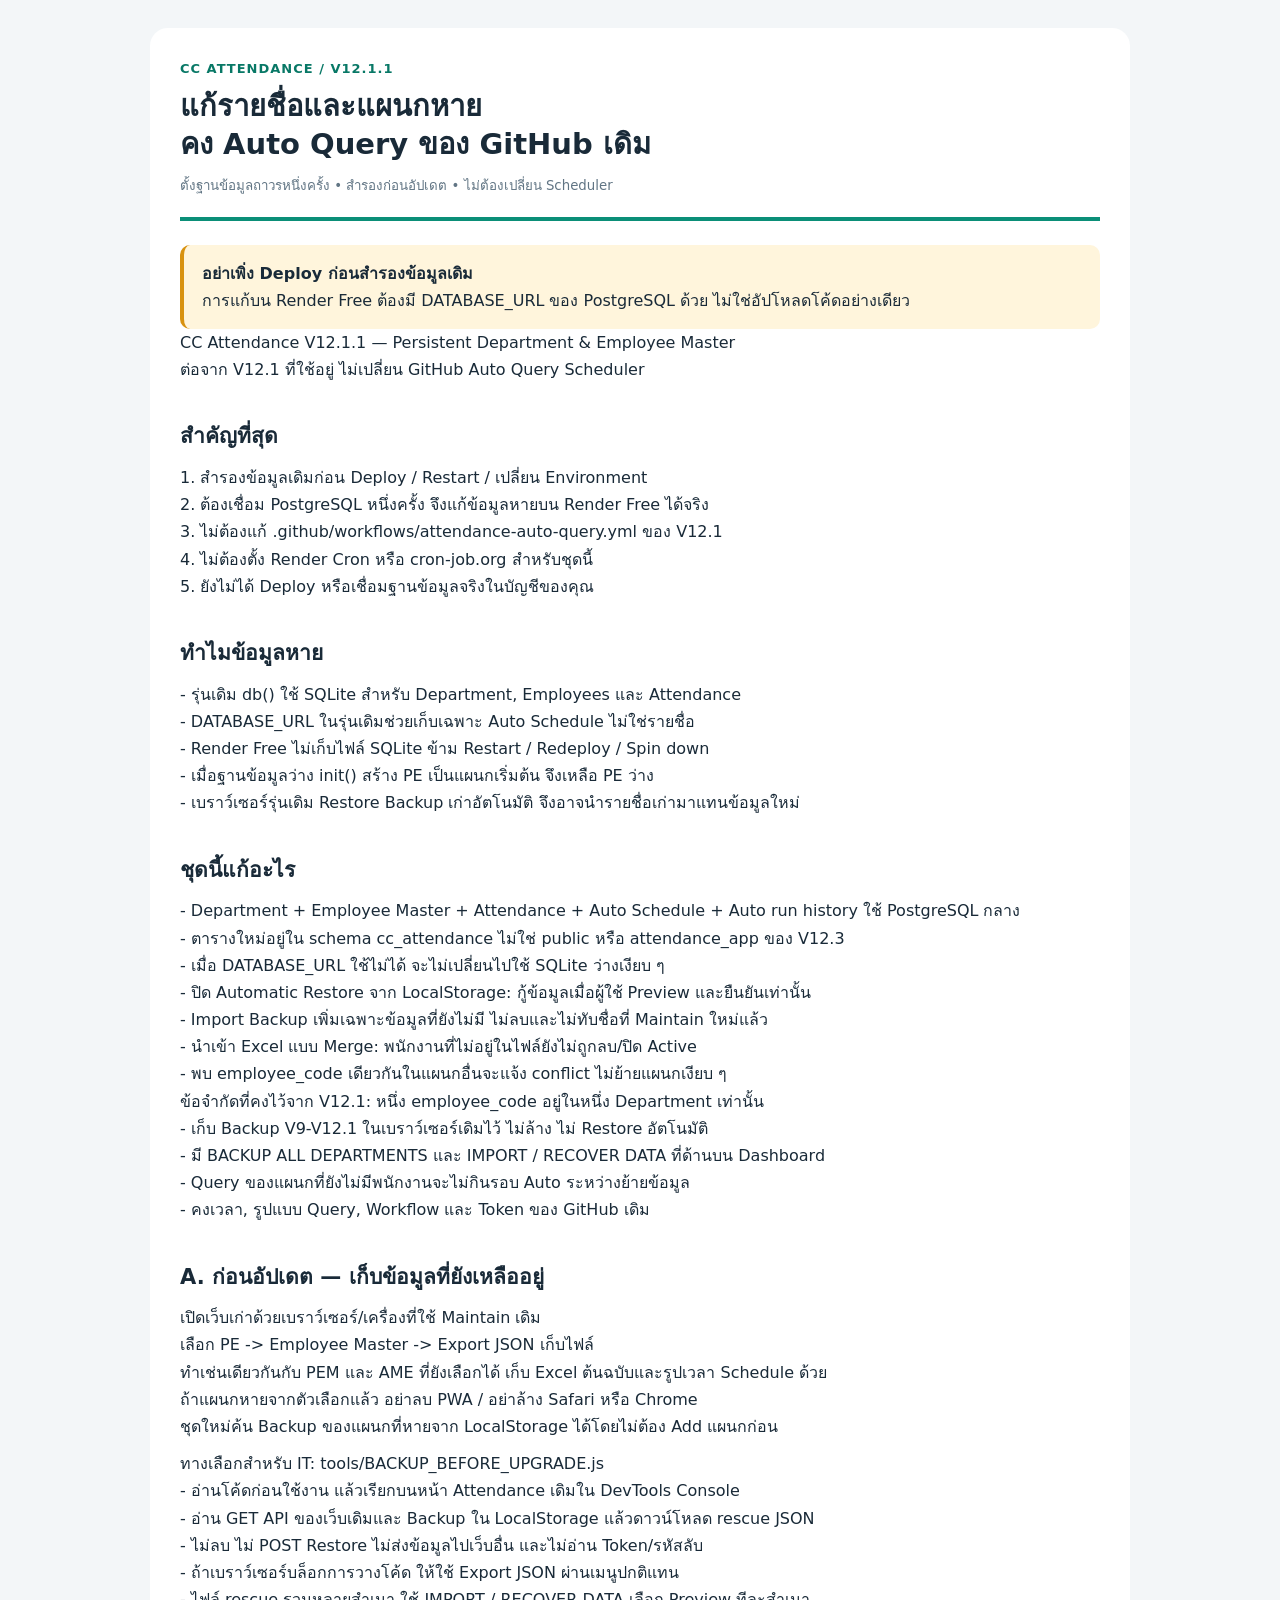
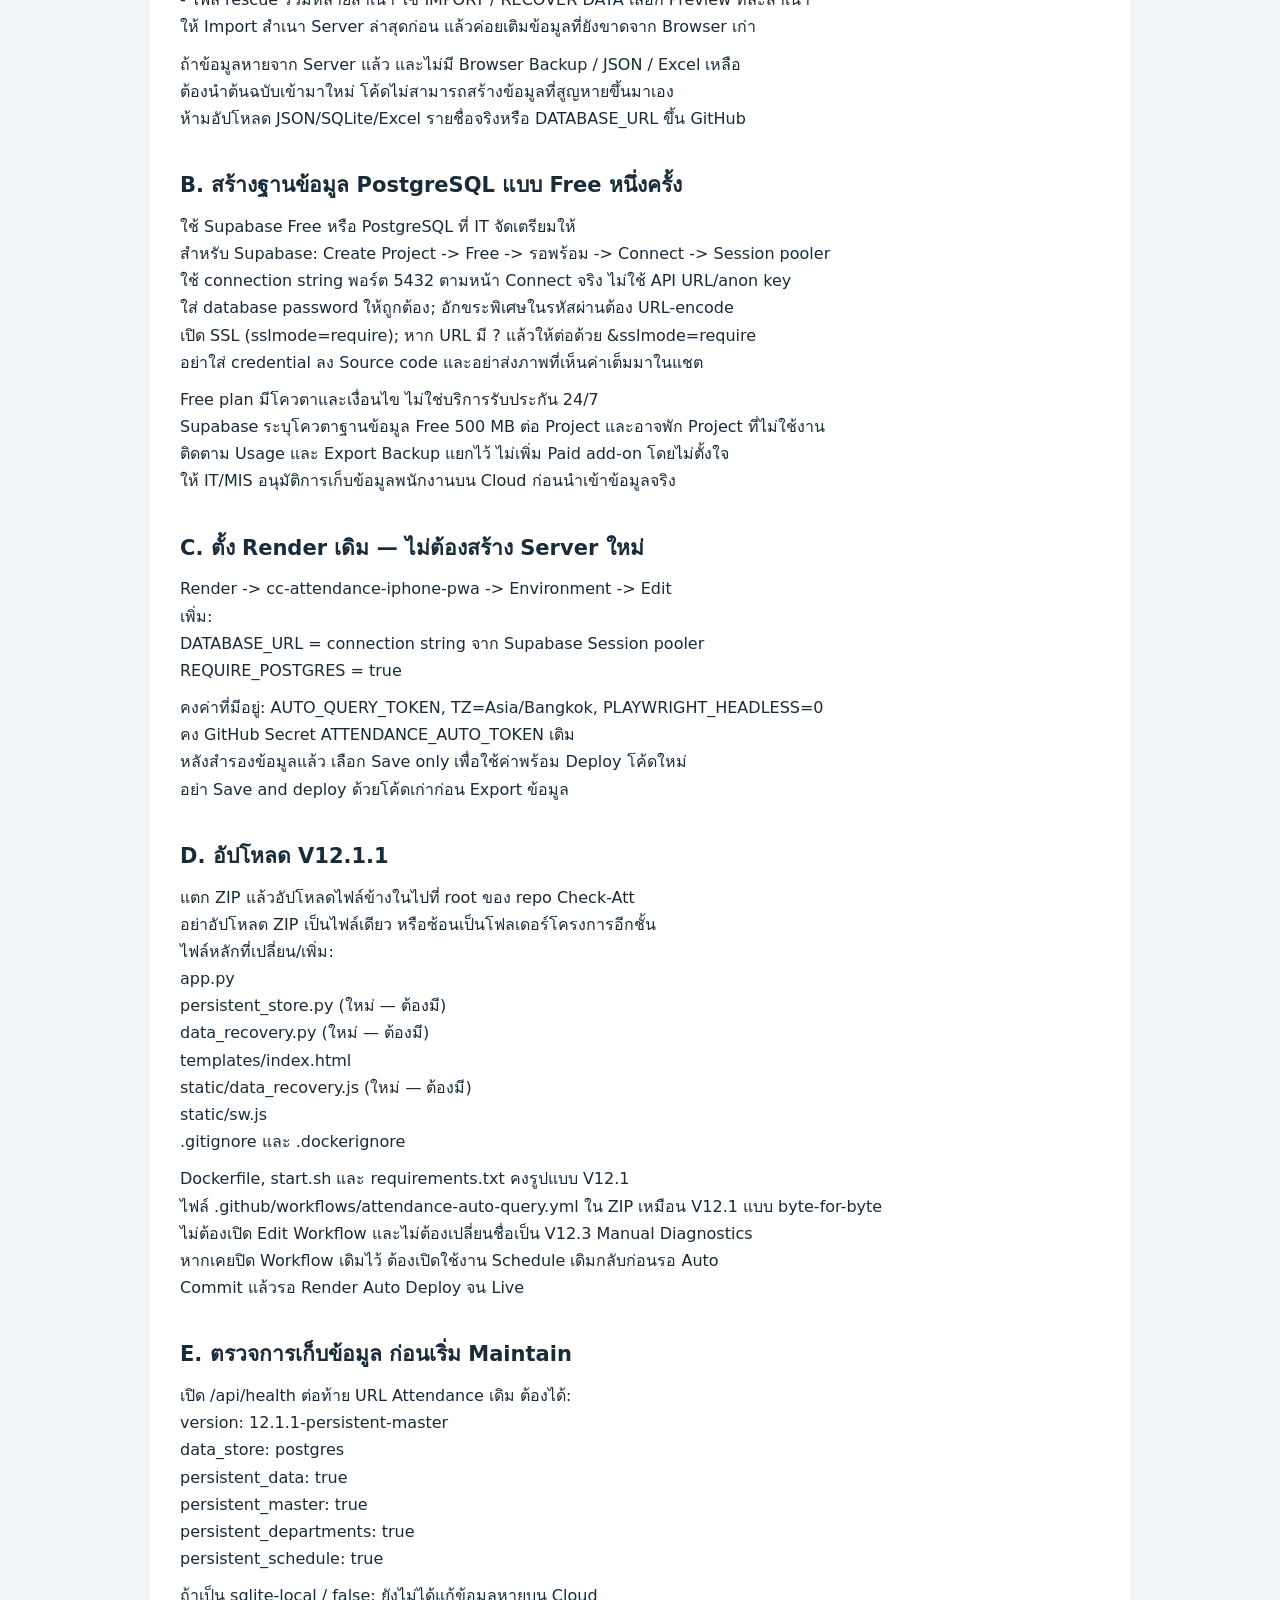
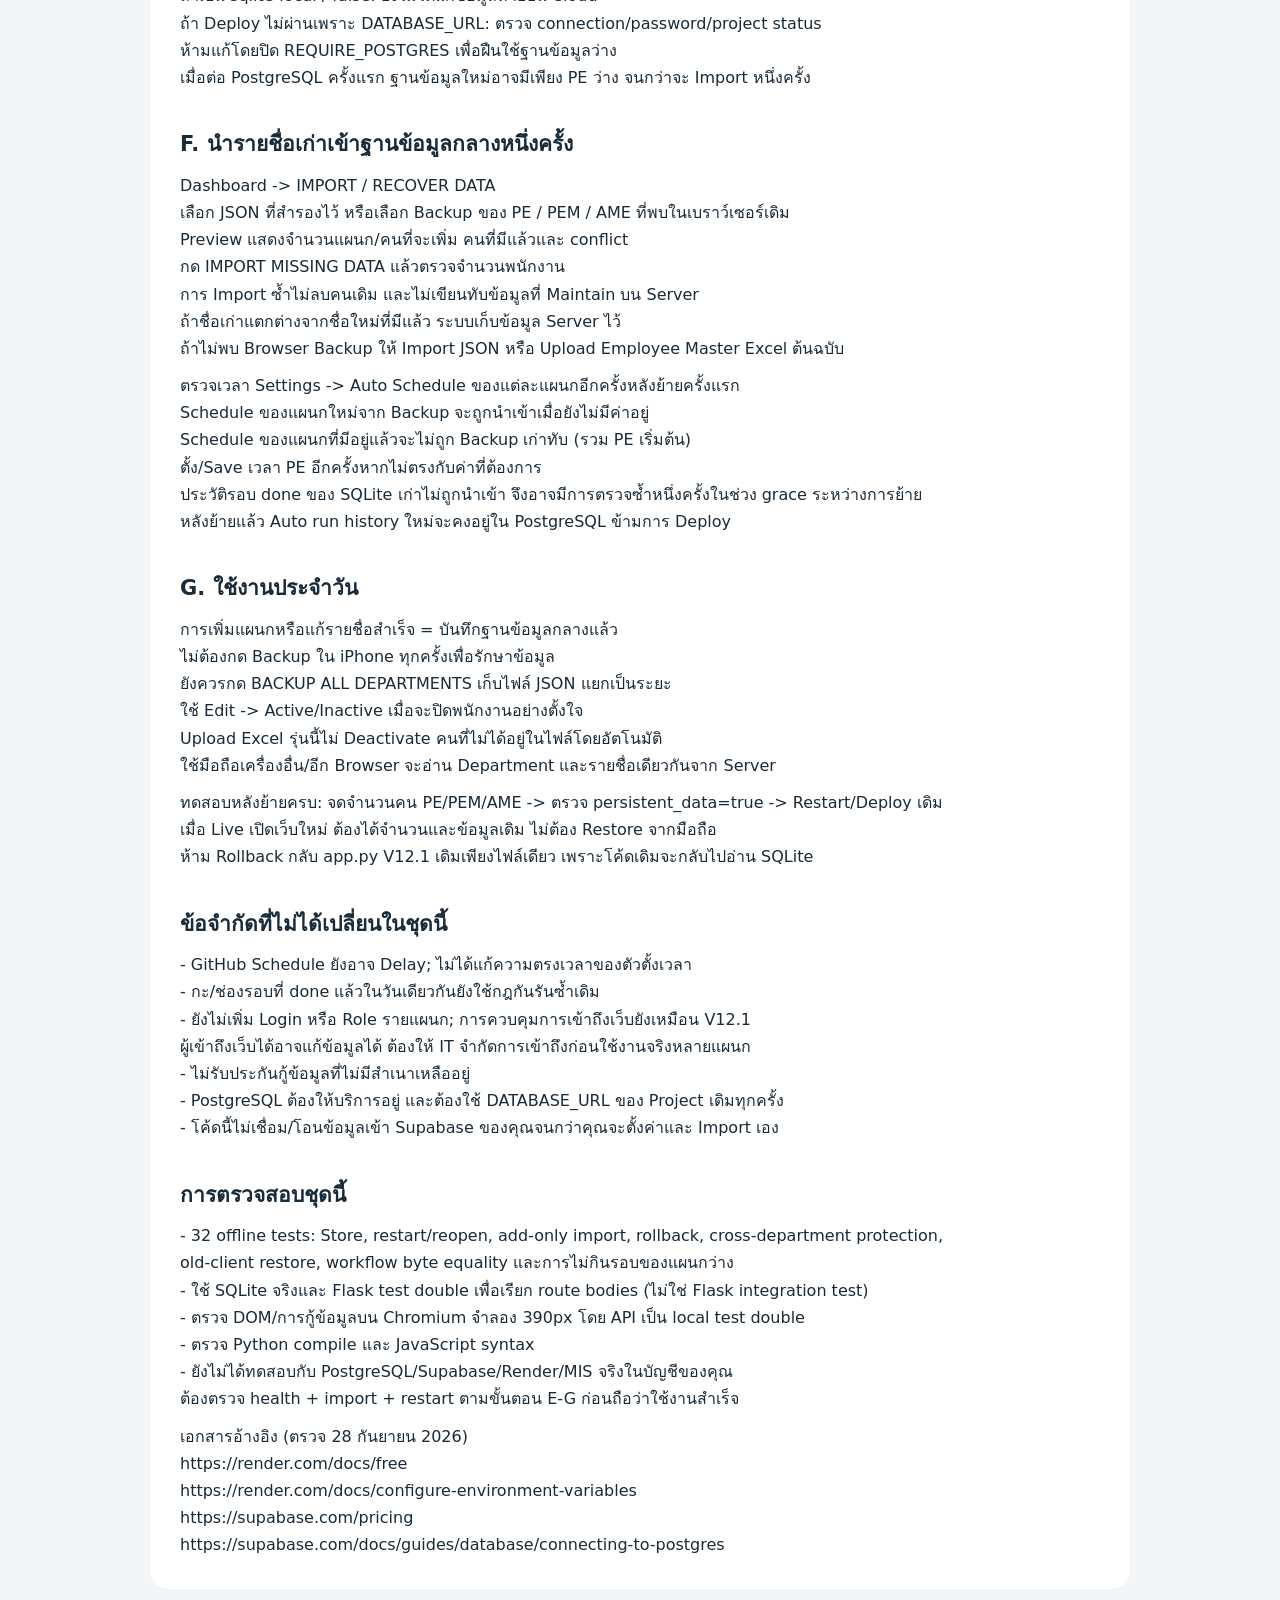
<file: GUIDE_DATA_FIX_TH.html>
<!doctype html><html lang="th"><head><meta charset="utf-8"><meta name="viewport" content="width=device-width,initial-scale=1"><title>CC Attendance — Data Persistence Fix</title><style>
body{margin:0;background:#f3f6f8;color:#192a38;font:16px/1.7 system-ui,Tahoma,sans-serif}main{max-width:920px;margin:28px auto;padding:30px;background:white;border-radius:18px}header{border-bottom:4px solid #0b8f78;padding-bottom:18px;margin-bottom:24px}.tag{font-size:13px;letter-spacing:1px;color:#087866;font-weight:700}h1{font-size:29px;line-height:1.3;margin:8px 0}.notice{padding:15px 18px;border-radius:10px;background:#fff5dc;border-left:4px solid #d89210}h2{font-size:21px;margin:26px 0 9px}.line{overflow-wrap:anywhere}.gap{height:10px}small{color:#617584}@media(max-width:600px){main{margin:0;padding:20px;border-radius:0}h1{font-size:25px}}@media print{body{background:white}main{margin:0;padding:10px;max-width:none}h2{break-after:avoid}}</style></head><body><main><header><div class="tag">CC ATTENDANCE / V12.1.1</div><h1>แก้รายชื่อและแผนกหาย<br>คง Auto Query ของ GitHub เดิม</h1><small>ตั้งฐานข้อมูลถาวรหนึ่งครั้ง • สำรองก่อนอัปเดต • ไม่ต้องเปลี่ยน Scheduler</small></header><div class="notice"><b>อย่าเพิ่ง Deploy ก่อนสำรองข้อมูลเดิม</b><br>การแก้บน Render Free ต้องมี DATABASE_URL ของ PostgreSQL ด้วย ไม่ใช่อัปโหลดโค้ดอย่างเดียว</div><div class="line">CC Attendance V12.1.1 — Persistent Department &amp; Employee Master</div><div class="line">ต่อจาก V12.1 ที่ใช้อยู่ ไม่เปลี่ยน GitHub Auto Query Scheduler</div><div class="gap"></div><h2>สำคัญที่สุด</h2><div class="line">1. สำรองข้อมูลเดิมก่อน Deploy / Restart / เปลี่ยน Environment</div><div class="line">2. ต้องเชื่อม PostgreSQL หนึ่งครั้ง จึงแก้ข้อมูลหายบน Render Free ได้จริง</div><div class="line">3. ไม่ต้องแก้ .github/workflows/attendance-auto-query.yml ของ V12.1</div><div class="line">4. ไม่ต้องตั้ง Render Cron หรือ cron-job.org สำหรับชุดนี้</div><div class="line">5. ยังไม่ได้ Deploy หรือเชื่อมฐานข้อมูลจริงในบัญชีของคุณ</div><div class="gap"></div><h2>ทำไมข้อมูลหาย</h2><div class="line">- รุ่นเดิม db() ใช้ SQLite สำหรับ Department, Employees และ Attendance</div><div class="line">- DATABASE_URL ในรุ่นเดิมช่วยเก็บเฉพาะ Auto Schedule ไม่ใช่รายชื่อ</div><div class="line">- Render Free ไม่เก็บไฟล์ SQLite ข้าม Restart / Redeploy / Spin down</div><div class="line">- เมื่อฐานข้อมูลว่าง init() สร้าง PE เป็นแผนกเริ่มต้น จึงเหลือ PE ว่าง</div><div class="line">- เบราว์เซอร์รุ่นเดิม Restore Backup เก่าอัตโนมัติ จึงอาจนำรายชื่อเก่ามาแทนข้อมูลใหม่</div><div class="gap"></div><h2>ชุดนี้แก้อะไร</h2><div class="line">- Department + Employee Master + Attendance + Auto Schedule + Auto run history ใช้ PostgreSQL กลาง</div><div class="line">- ตารางใหม่อยู่ใน schema cc_attendance ไม่ใช่ public หรือ attendance_app ของ V12.3</div><div class="line">- เมื่อ DATABASE_URL ใช้ไม่ได้ จะไม่เปลี่ยนไปใช้ SQLite ว่างเงียบ ๆ</div><div class="line">- ปิด Automatic Restore จาก LocalStorage: กู้ข้อมูลเมื่อผู้ใช้ Preview และยืนยันเท่านั้น</div><div class="line">- Import Backup เพิ่มเฉพาะข้อมูลที่ยังไม่มี ไม่ลบและไม่ทับชื่อที่ Maintain ใหม่แล้ว</div><div class="line">- นำเข้า Excel แบบ Merge: พนักงานที่ไม่อยู่ในไฟล์ยังไม่ถูกลบ/ปิด Active</div><div class="line">- พบ employee_code เดียวกันในแผนกอื่นจะแจ้ง conflict ไม่ย้ายแผนกเงียบ ๆ</div><div class="line">  ข้อจำกัดที่คงไว้จาก V12.1: หนึ่ง employee_code อยู่ในหนึ่ง Department เท่านั้น</div><div class="line">- เก็บ Backup V9-V12.1 ในเบราว์เซอร์เดิมไว้ ไม่ล้าง ไม่ Restore อัตโนมัติ</div><div class="line">- มี BACKUP ALL DEPARTMENTS และ IMPORT / RECOVER DATA ที่ด้านบน Dashboard</div><div class="line">- Query ของแผนกที่ยังไม่มีพนักงานจะไม่กินรอบ Auto ระหว่างย้ายข้อมูล</div><div class="line">- คงเวลา, รูปแบบ Query, Workflow และ Token ของ GitHub เดิม</div><div class="gap"></div><h2>A. ก่อนอัปเดต — เก็บข้อมูลที่ยังเหลืออยู่</h2><div class="line">เปิดเว็บเก่าด้วยเบราว์เซอร์/เครื่องที่ใช้ Maintain เดิม</div><div class="line">เลือก PE -&gt; Employee Master -&gt; Export JSON เก็บไฟล์</div><div class="line">ทำเช่นเดียวกันกับ PEM และ AME ที่ยังเลือกได้ เก็บ Excel ต้นฉบับและรูปเวลา Schedule ด้วย</div><div class="line">ถ้าแผนกหายจากตัวเลือกแล้ว อย่าลบ PWA / อย่าล้าง Safari หรือ Chrome</div><div class="line">ชุดใหม่ค้น Backup ของแผนกที่หายจาก LocalStorage ได้โดยไม่ต้อง Add แผนกก่อน</div><div class="gap"></div><div class="line">ทางเลือกสำหรับ IT: tools/BACKUP_BEFORE_UPGRADE.js</div><div class="line">- อ่านโค้ดก่อนใช้งาน แล้วเรียกบนหน้า Attendance เดิมใน DevTools Console</div><div class="line">- อ่าน GET API ของเว็บเดิมและ Backup ใน LocalStorage แล้วดาวน์โหลด rescue JSON</div><div class="line">- ไม่ลบ ไม่ POST Restore ไม่ส่งข้อมูลไปเว็บอื่น และไม่อ่าน Token/รหัสลับ</div><div class="line">- ถ้าเบราว์เซอร์บล็อกการวางโค้ด ให้ใช้ Export JSON ผ่านเมนูปกติแทน</div><div class="line">- ไฟล์ rescue รวมหลายสำเนา ใช้ IMPORT / RECOVER DATA เลือก Preview ทีละสำเนา</div><div class="line">  ให้ Import สำเนา Server ล่าสุดก่อน แล้วค่อยเติมข้อมูลที่ยังขาดจาก Browser เก่า</div><div class="gap"></div><div class="line">ถ้าข้อมูลหายจาก Server แล้ว และไม่มี Browser Backup / JSON / Excel เหลือ</div><div class="line">ต้องนำต้นฉบับเข้ามาใหม่ โค้ดไม่สามารถสร้างข้อมูลที่สูญหายขึ้นมาเอง</div><div class="line">ห้ามอัปโหลด JSON/SQLite/Excel รายชื่อจริงหรือ DATABASE_URL ขึ้น GitHub</div><div class="gap"></div><h2>B. สร้างฐานข้อมูล PostgreSQL แบบ Free หนึ่งครั้ง</h2><div class="line">ใช้ Supabase Free หรือ PostgreSQL ที่ IT จัดเตรียมให้</div><div class="line">สำหรับ Supabase: Create Project -&gt; Free -&gt; รอพร้อม -&gt; Connect -&gt; Session pooler</div><div class="line">ใช้ connection string พอร์ต 5432 ตามหน้า Connect จริง ไม่ใช้ API URL/anon key</div><div class="line">ใส่ database password ให้ถูกต้อง; อักขระพิเศษในรหัสผ่านต้อง URL-encode</div><div class="line">เปิด SSL (sslmode=require); หาก URL มี ? แล้วให้ต่อด้วย &amp;sslmode=require</div><div class="line">อย่าใส่ credential ลง Source code และอย่าส่งภาพที่เห็นค่าเต็มมาในแชต</div><div class="gap"></div><div class="line">Free plan มีโควตาและเงื่อนไข ไม่ใช่บริการรับประกัน 24/7</div><div class="line">Supabase ระบุโควตาฐานข้อมูล Free 500 MB ต่อ Project และอาจพัก Project ที่ไม่ใช้งาน</div><div class="line">ติดตาม Usage และ Export Backup แยกไว้ ไม่เพิ่ม Paid add-on โดยไม่ตั้งใจ</div><div class="line">ให้ IT/MIS อนุมัติการเก็บข้อมูลพนักงานบน Cloud ก่อนนำเข้าข้อมูลจริง</div><div class="gap"></div><h2>C. ตั้ง Render เดิม — ไม่ต้องสร้าง Server ใหม่</h2><div class="line">Render -&gt; cc-attendance-iphone-pwa -&gt; Environment -&gt; Edit</div><div class="line">เพิ่ม:</div><div class="line">DATABASE_URL = connection string จาก Supabase Session pooler</div><div class="line">REQUIRE_POSTGRES = true</div><div class="gap"></div><div class="line">คงค่าที่มีอยู่: AUTO_QUERY_TOKEN, TZ=Asia/Bangkok, PLAYWRIGHT_HEADLESS=0</div><div class="line">คง GitHub Secret ATTENDANCE_AUTO_TOKEN เดิม</div><div class="line">หลังสำรองข้อมูลแล้ว เลือก Save only เพื่อใช้ค่าพร้อม Deploy โค้ดใหม่</div><div class="line">อย่า Save and deploy ด้วยโค้ดเก่าก่อน Export ข้อมูล</div><div class="gap"></div><h2>D. อัปโหลด V12.1.1</h2><div class="line">แตก ZIP แล้วอัปโหลดไฟล์ข้างในไปที่ root ของ repo Check-Att</div><div class="line">อย่าอัปโหลด ZIP เป็นไฟล์เดียว หรือซ้อนเป็นโฟลเดอร์โครงการอีกชั้น</div><div class="line">ไฟล์หลักที่เปลี่ยน/เพิ่ม:</div><div class="line">app.py</div><div class="line">persistent_store.py             (ใหม่ — ต้องมี)</div><div class="line">data_recovery.py                (ใหม่ — ต้องมี)</div><div class="line">templates/index.html</div><div class="line">static/data_recovery.js         (ใหม่ — ต้องมี)</div><div class="line">static/sw.js</div><div class="line">.gitignore และ .dockerignore</div><div class="gap"></div><div class="line">Dockerfile, start.sh และ requirements.txt คงรูปแบบ V12.1</div><div class="line">ไฟล์ .github/workflows/attendance-auto-query.yml ใน ZIP เหมือน V12.1 แบบ byte-for-byte</div><div class="line">ไม่ต้องเปิด Edit Workflow และไม่ต้องเปลี่ยนชื่อเป็น V12.3 Manual Diagnostics</div><div class="line">หากเคยปิด Workflow เดิมไว้ ต้องเปิดใช้งาน Schedule เดิมกลับก่อนรอ Auto</div><div class="line">Commit แล้วรอ Render Auto Deploy จน Live</div><div class="gap"></div><h2>E. ตรวจการเก็บข้อมูล ก่อนเริ่ม Maintain</h2><div class="line">เปิด /api/health ต่อท้าย URL Attendance เดิม ต้องได้:</div><div class="line">version: 12.1.1-persistent-master</div><div class="line">data_store: postgres</div><div class="line">persistent_data: true</div><div class="line">persistent_master: true</div><div class="line">persistent_departments: true</div><div class="line">persistent_schedule: true</div><div class="gap"></div><div class="line">ถ้าเป็น sqlite-local / false: ยังไม่ได้แก้ข้อมูลหายบน Cloud</div><div class="line">ถ้า Deploy ไม่ผ่านเพราะ DATABASE_URL: ตรวจ connection/password/project status</div><div class="line">ห้ามแก้โดยปิด REQUIRE_POSTGRES เพื่อฝืนใช้ฐานข้อมูลว่าง</div><div class="line">เมื่อต่อ PostgreSQL ครั้งแรก ฐานข้อมูลใหม่อาจมีเพียง PE ว่าง จนกว่าจะ Import หนึ่งครั้ง</div><div class="gap"></div><h2>F. นำรายชื่อเก่าเข้าฐานข้อมูลกลางหนึ่งครั้ง</h2><div class="line">Dashboard -&gt; IMPORT / RECOVER DATA</div><div class="line">เลือก JSON ที่สำรองไว้ หรือเลือก Backup ของ PE / PEM / AME ที่พบในเบราว์เซอร์เดิม</div><div class="line">Preview แสดงจำนวนแผนก/คนที่จะเพิ่ม คนที่มีแล้วและ conflict</div><div class="line">กด IMPORT MISSING DATA แล้วตรวจจำนวนพนักงาน</div><div class="line">การ Import ซ้ำไม่ลบคนเดิม และไม่เขียนทับข้อมูลที่ Maintain บน Server</div><div class="line">ถ้าชื่อเก่าแตกต่างจากชื่อใหม่ที่มีแล้ว ระบบเก็บข้อมูล Server ไว้</div><div class="line">ถ้าไม่พบ Browser Backup ให้ Import JSON หรือ Upload Employee Master Excel ต้นฉบับ</div><div class="gap"></div><div class="line">ตรวจเวลา Settings -&gt; Auto Schedule ของแต่ละแผนกอีกครั้งหลังย้ายครั้งแรก</div><div class="line">Schedule ของแผนกใหม่จาก Backup จะถูกนำเข้าเมื่อยังไม่มีค่าอยู่</div><div class="line">Schedule ของแผนกที่มีอยู่แล้วจะไม่ถูก Backup เก่าทับ (รวม PE เริ่มต้น)</div><div class="line">ตั้ง/Save เวลา PE อีกครั้งหากไม่ตรงกับค่าที่ต้องการ</div><div class="line">ประวัติรอบ done ของ SQLite เก่าไม่ถูกนำเข้า จึงอาจมีการตรวจซ้ำหนึ่งครั้งในช่วง grace ระหว่างการย้าย</div><div class="line">หลังย้ายแล้ว Auto run history ใหม่จะคงอยู่ใน PostgreSQL ข้ามการ Deploy</div><div class="gap"></div><h2>G. ใช้งานประจำวัน</h2><div class="line">การเพิ่มแผนกหรือแก้รายชื่อสำเร็จ = บันทึกฐานข้อมูลกลางแล้ว</div><div class="line">ไม่ต้องกด Backup ใน iPhone ทุกครั้งเพื่อรักษาข้อมูล</div><div class="line">ยังควรกด BACKUP ALL DEPARTMENTS เก็บไฟล์ JSON แยกเป็นระยะ</div><div class="line">ใช้ Edit -&gt; Active/Inactive เมื่อจะปิดพนักงานอย่างตั้งใจ</div><div class="line">Upload Excel รุ่นนี้ไม่ Deactivate คนที่ไม่ได้อยู่ในไฟล์โดยอัตโนมัติ</div><div class="line">ใช้มือถือเครื่องอื่น/อีก Browser จะอ่าน Department และรายชื่อเดียวกันจาก Server</div><div class="gap"></div><div class="line">ทดสอบหลังย้ายครบ: จดจำนวนคน PE/PEM/AME -&gt; ตรวจ persistent_data=true -&gt; Restart/Deploy เดิม</div><div class="line">เมื่อ Live เปิดเว็บใหม่ ต้องได้จำนวนและข้อมูลเดิม ไม่ต้อง Restore จากมือถือ</div><div class="line">ห้าม Rollback กลับ app.py V12.1 เดิมเพียงไฟล์เดียว เพราะโค้ดเดิมจะกลับไปอ่าน SQLite</div><div class="gap"></div><h2>ข้อจำกัดที่ไม่ได้เปลี่ยนในชุดนี้</h2><div class="line">- GitHub Schedule ยังอาจ Delay; ไม่ได้แก้ความตรงเวลาของตัวตั้งเวลา</div><div class="line">- กะ/ช่องรอบที่ done แล้วในวันเดียวกันยังใช้กฎกันรันซ้ำเดิม</div><div class="line">- ยังไม่เพิ่ม Login หรือ Role รายแผนก; การควบคุมการเข้าถึงเว็บยังเหมือน V12.1</div><div class="line">  ผู้เข้าถึงเว็บได้อาจแก้ข้อมูลได้ ต้องให้ IT จำกัดการเข้าถึงก่อนใช้งานจริงหลายแผนก</div><div class="line">- ไม่รับประกันกู้ข้อมูลที่ไม่มีสำเนาเหลืออยู่</div><div class="line">- PostgreSQL ต้องให้บริการอยู่ และต้องใช้ DATABASE_URL ของ Project เดิมทุกครั้ง</div><div class="line">- โค้ดนี้ไม่เชื่อม/โอนข้อมูลเข้า Supabase ของคุณจนกว่าคุณจะตั้งค่าและ Import เอง</div><div class="gap"></div><h2>การตรวจสอบชุดนี้</h2><div class="line">- 32 offline tests: Store, restart/reopen, add-only import, rollback, cross-department protection,</div><div class="line">  old-client restore, workflow byte equality และการไม่กินรอบของแผนกว่าง</div><div class="line">- ใช้ SQLite จริงและ Flask test double เพื่อเรียก route bodies (ไม่ใช่ Flask integration test)</div><div class="line">- ตรวจ DOM/การกู้ข้อมูลบน Chromium จำลอง 390px โดย API เป็น local test double</div><div class="line">- ตรวจ Python compile และ JavaScript syntax</div><div class="line">- ยังไม่ได้ทดสอบกับ PostgreSQL/Supabase/Render/MIS จริงในบัญชีของคุณ</div><div class="line">  ต้องตรวจ health + import + restart ตามขั้นตอน E-G ก่อนถือว่าใช้งานสำเร็จ</div><div class="gap"></div><div class="line">เอกสารอ้างอิง (ตรวจ 28 กันยายน 2026)</div><div class="line">https://render.com/docs/free</div><div class="line">https://render.com/docs/configure-environment-variables</div><div class="line">https://supabase.com/pricing</div><div class="line">https://supabase.com/docs/guides/database/connecting-to-postgres</div></main></body></html>
</file>
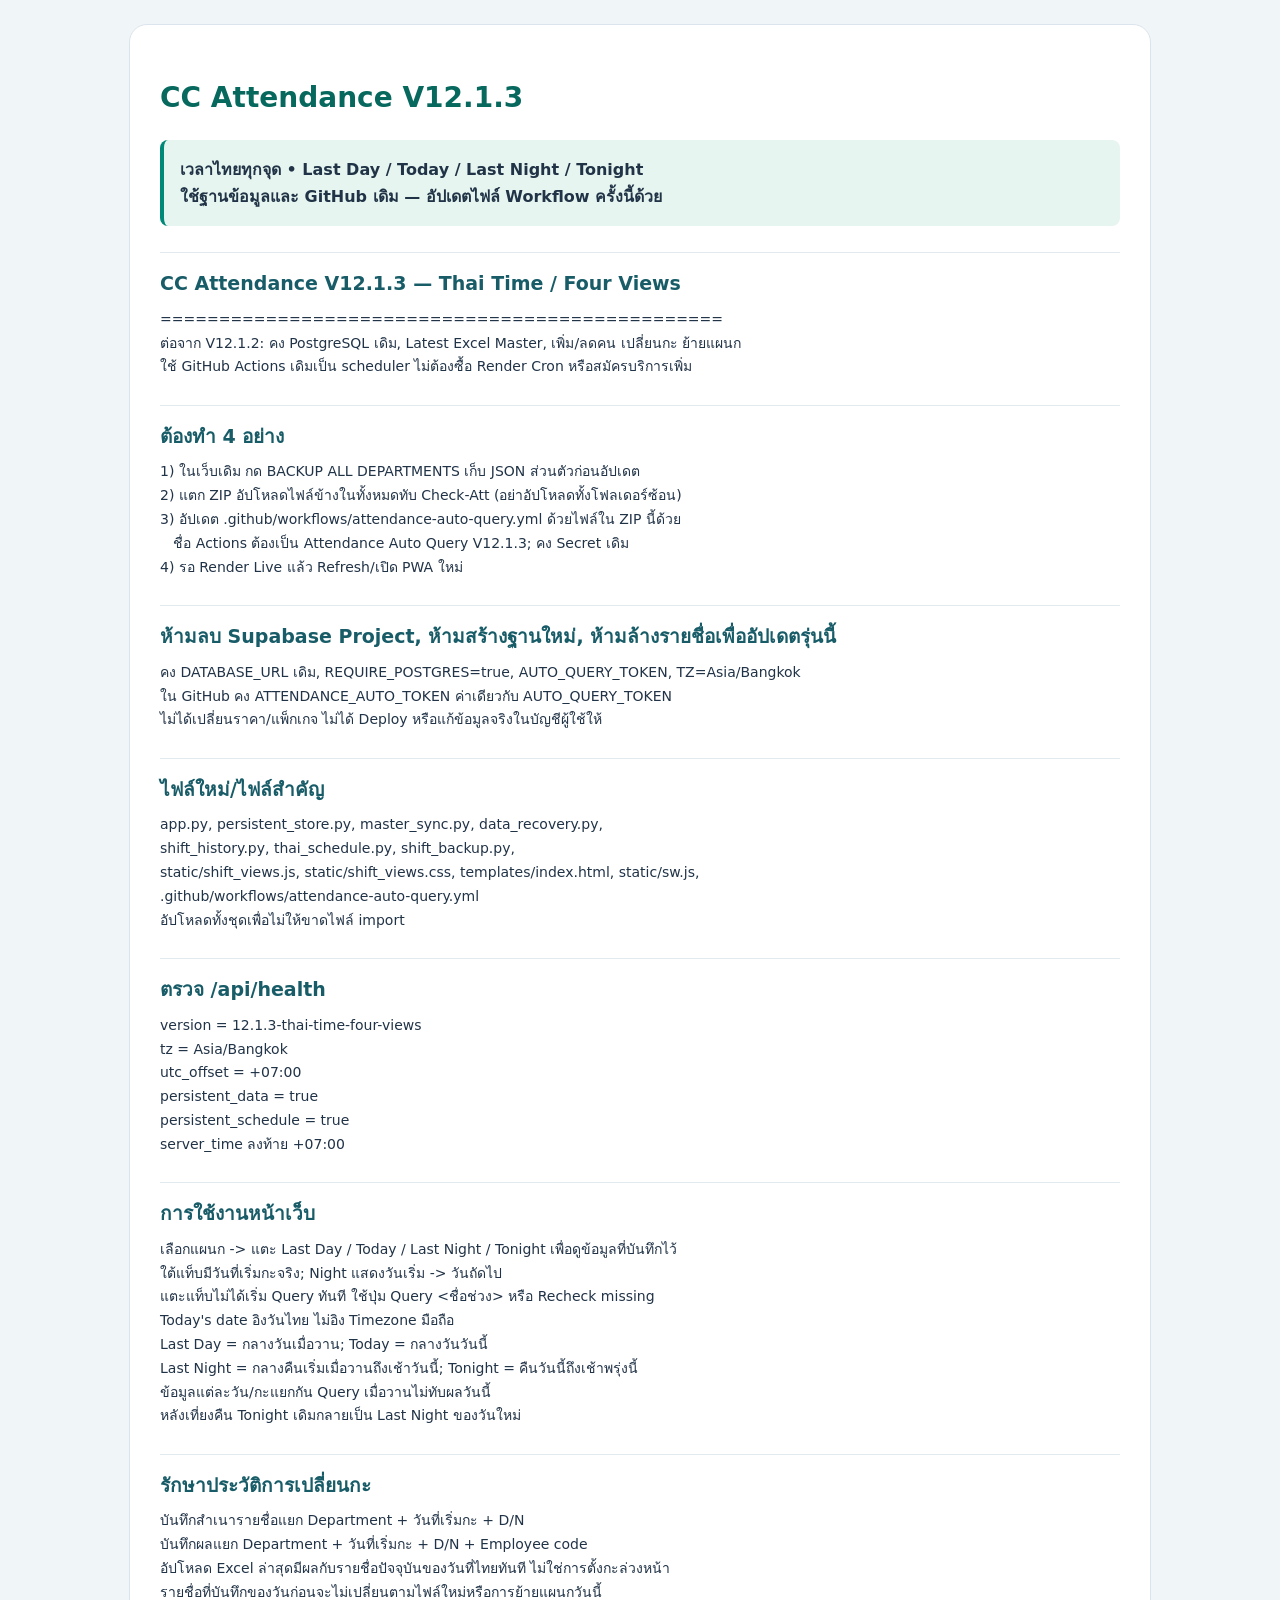
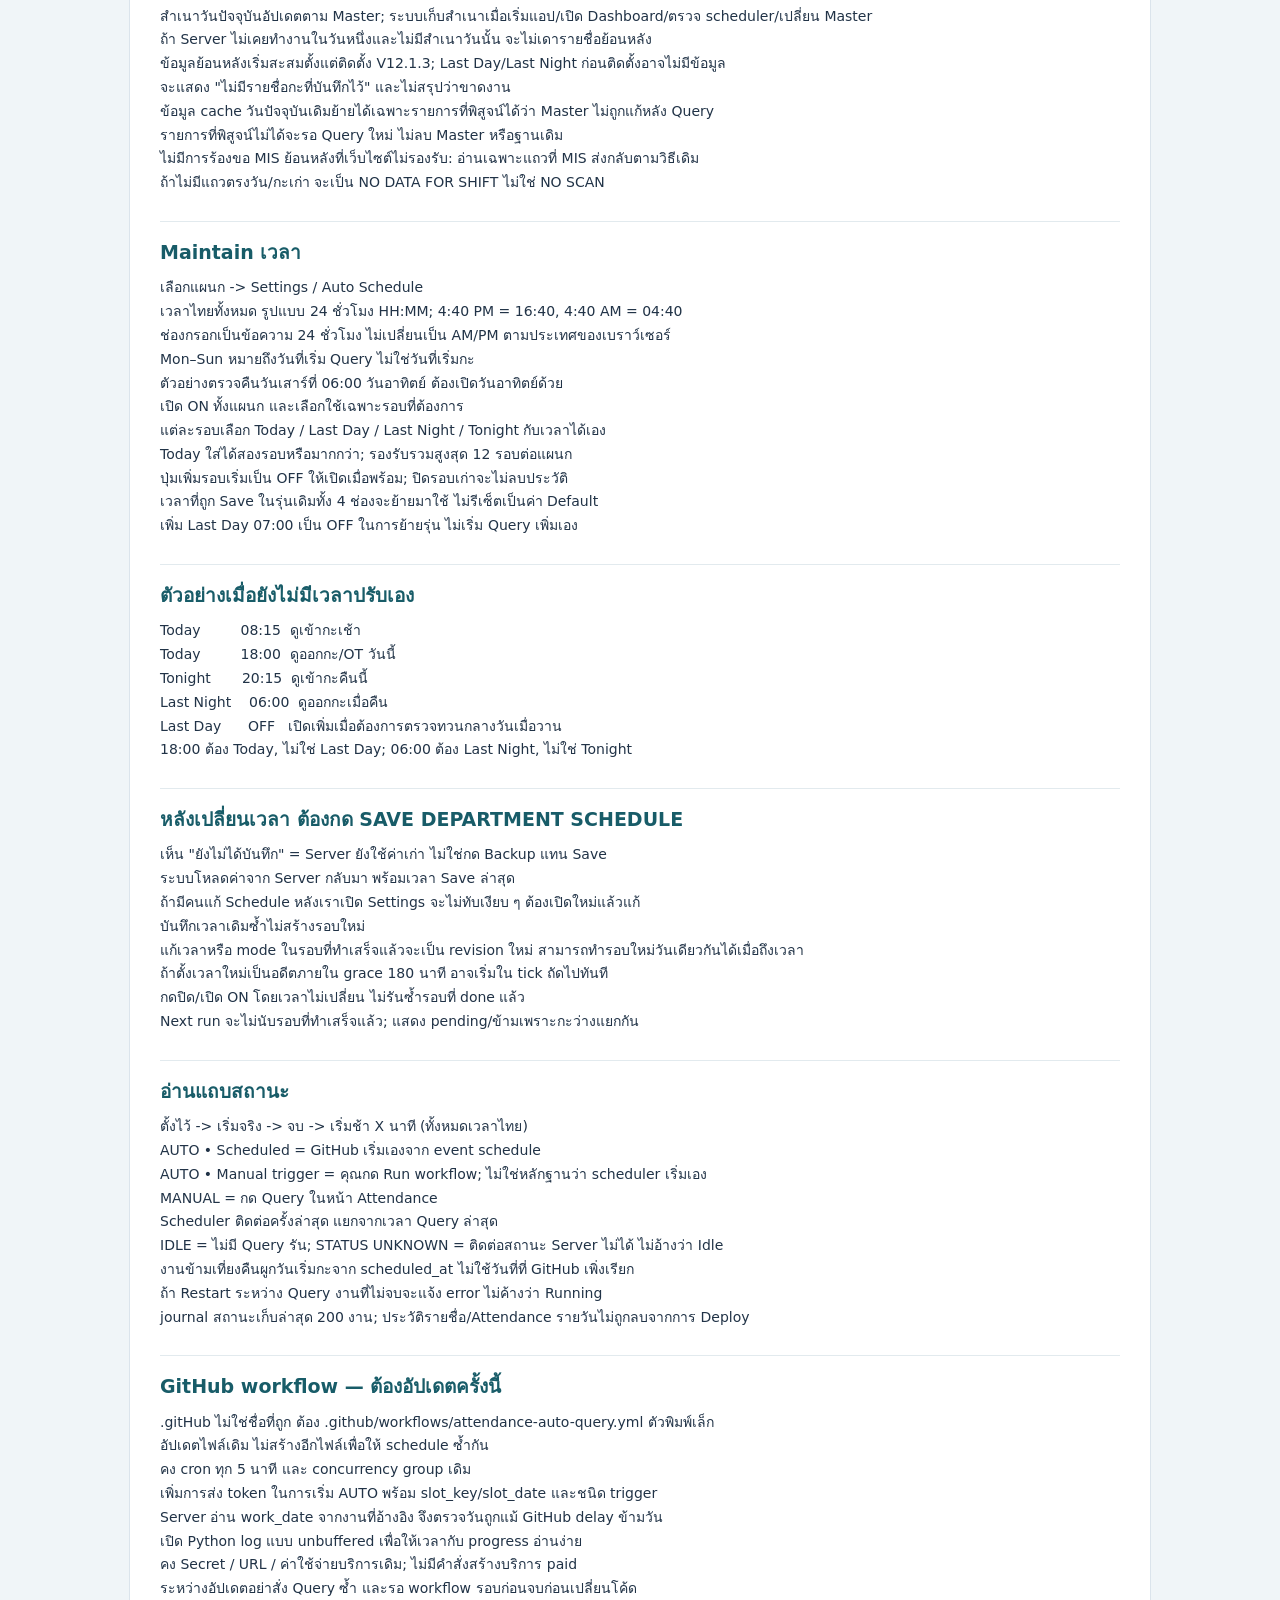
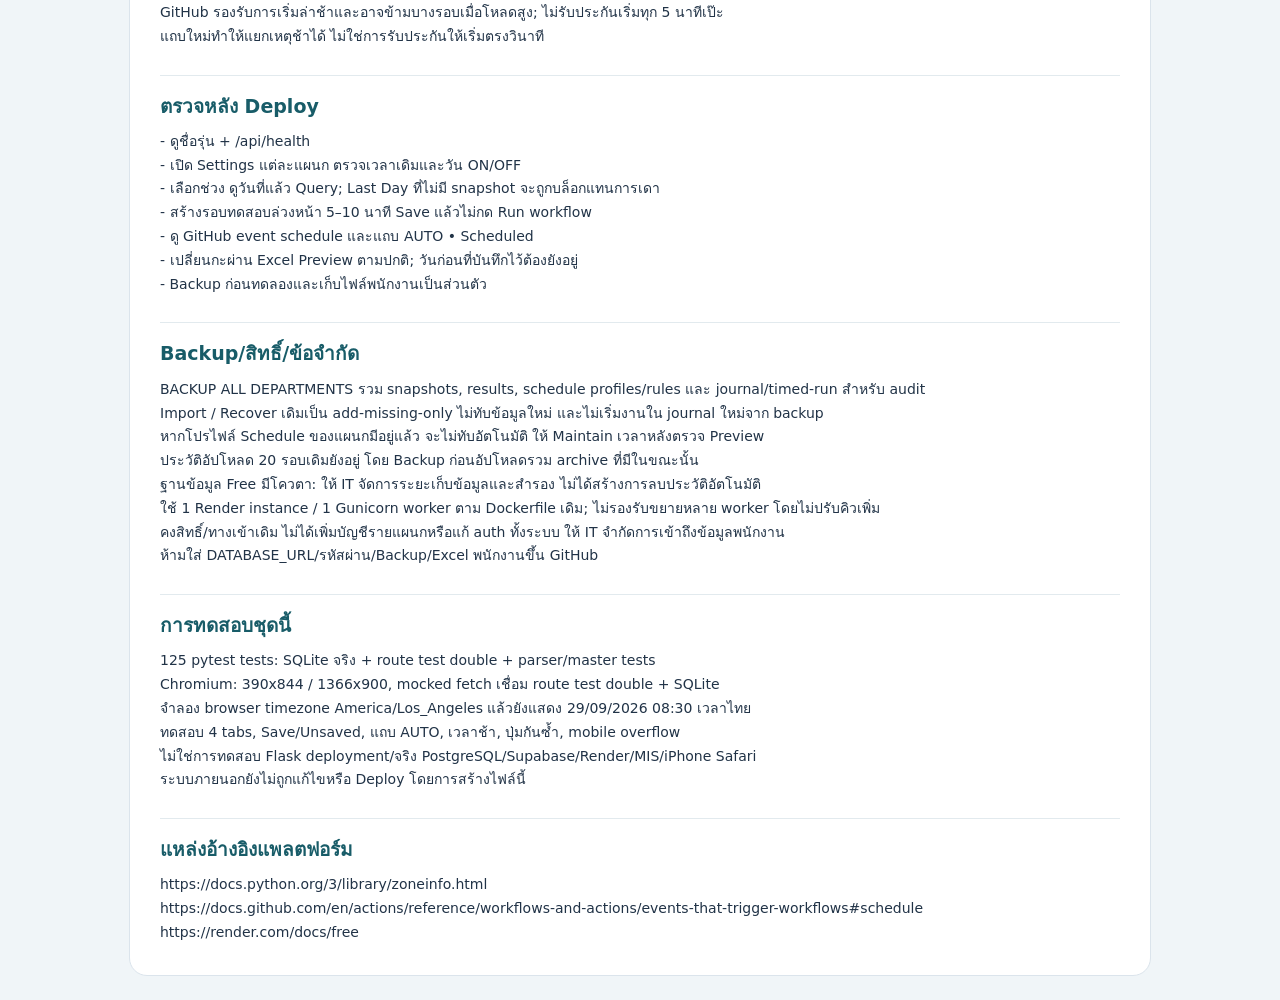
<file: GUIDE_TH.html>
<!doctype html><html lang="th"><meta charset="utf-8"><meta name="viewport" content="width=device-width,initial-scale=1"><title>CC Attendance V12.1.3 — Thai Time / Four Views</title><style>body{margin:0;background:#f0f5f8;color:#213347;font-family:system-ui,"Segoe UI",sans-serif;line-height:1.7}.wrap{max-width:960px;margin:24px auto;background:white;border-radius:18px;padding:30px;border:1px solid #dbe4ec}.badge{padding:16px;background:#e6f5ef;border-left:4px solid #008878;border-radius:8px;font-weight:650}.copy{white-space:pre-wrap;overflow-wrap:anywhere;font-size:14px}h1{font-size:28px;color:#07685e}h2{font-size:19px;color:#185c68;margin:26px 0 8px;padding-top:14px;border-top:1px solid #e2eaee}section{break-inside:avoid}@media(max-width:600px){.wrap{margin:8px;padding:18px}h1{font-size:23px}.copy{font-size:13px}}</style><div class="wrap"><h1>CC Attendance V12.1.3</h1><p class="badge">เวลาไทยทุกจุด • Last Day / Today / Last Night / Tonight<br>ใช้ฐานข้อมูลและ GitHub เดิม — อัปเดตไฟล์ Workflow ครั้งนี้ด้วย</p><section><h2>CC Attendance V12.1.3 — Thai Time / Four Views</h2><div class="copy">================================================
ต่อจาก V12.1.2: คง PostgreSQL เดิม, Latest Excel Master, เพิ่ม/ลดคน เปลี่ยนกะ ย้ายแผนก
ใช้ GitHub Actions เดิมเป็น scheduler ไม่ต้องซื้อ Render Cron หรือสมัครบริการเพิ่ม</div></section><section><h2>ต้องทำ 4 อย่าง</h2><div class="copy">1) ในเว็บเดิม กด BACKUP ALL DEPARTMENTS เก็บ JSON ส่วนตัวก่อนอัปเดต
2) แตก ZIP อัปโหลดไฟล์ข้างในทั้งหมดทับ Check-Att (อย่าอัปโหลดทั้งโฟลเดอร์ซ้อน)
3) อัปเดต .github/workflows/attendance-auto-query.yml ด้วยไฟล์ใน ZIP นี้ด้วย
   ชื่อ Actions ต้องเป็น Attendance Auto Query V12.1.3; คง Secret เดิม
4) รอ Render Live แล้ว Refresh/เปิด PWA ใหม่</div></section><section><h2>ห้ามลบ Supabase Project, ห้ามสร้างฐานใหม่, ห้ามล้างรายชื่อเพื่ออัปเดตรุ่นนี้</h2><div class="copy">คง DATABASE_URL เดิม, REQUIRE_POSTGRES=true, AUTO_QUERY_TOKEN, TZ=Asia/Bangkok
ใน GitHub คง ATTENDANCE_AUTO_TOKEN ค่าเดียวกับ AUTO_QUERY_TOKEN
ไม่ได้เปลี่ยนราคา/แพ็กเกจ ไม่ได้ Deploy หรือแก้ข้อมูลจริงในบัญชีผู้ใช้ให้</div></section><section><h2>ไฟล์ใหม่/ไฟล์สำคัญ</h2><div class="copy">app.py, persistent_store.py, master_sync.py, data_recovery.py,
shift_history.py, thai_schedule.py, shift_backup.py,
static/shift_views.js, static/shift_views.css, templates/index.html, static/sw.js,
.github/workflows/attendance-auto-query.yml
อัปโหลดทั้งชุดเพื่อไม่ให้ขาดไฟล์ import</div></section><section><h2>ตรวจ /api/health</h2><div class="copy">version = 12.1.3-thai-time-four-views
tz = Asia/Bangkok
utc_offset = +07:00
persistent_data = true
persistent_schedule = true
server_time ลงท้าย +07:00</div></section><section><h2>การใช้งานหน้าเว็บ</h2><div class="copy">เลือกแผนก -&gt; แตะ Last Day / Today / Last Night / Tonight เพื่อดูข้อมูลที่บันทึกไว้
ใต้แท็บมีวันที่เริ่มกะจริง; Night แสดงวันเริ่ม -&gt; วันถัดไป
แตะแท็บไม่ได้เริ่ม Query ทันที ใช้ปุ่ม Query &lt;ชื่อช่วง&gt; หรือ Recheck missing
Today&#x27;s date อิงวันไทย ไม่อิง Timezone มือถือ
Last Day = กลางวันเมื่อวาน; Today = กลางวันวันนี้
Last Night = กลางคืนเริ่มเมื่อวานถึงเช้าวันนี้; Tonight = คืนวันนี้ถึงเช้าพรุ่งนี้
ข้อมูลแต่ละวัน/กะแยกกัน Query เมื่อวานไม่ทับผลวันนี้
หลังเที่ยงคืน Tonight เดิมกลายเป็น Last Night ของวันใหม่</div></section><section><h2>รักษาประวัติการเปลี่ยนกะ</h2><div class="copy">บันทึกสำเนารายชื่อแยก Department + วันที่เริ่มกะ + D/N
บันทึกผลแยก Department + วันที่เริ่มกะ + D/N + Employee code
อัปโหลด Excel ล่าสุดมีผลกับรายชื่อปัจจุบันของวันที่ไทยทันที ไม่ใช่การตั้งกะล่วงหน้า
รายชื่อที่บันทึกของวันก่อนจะไม่เปลี่ยนตามไฟล์ใหม่หรือการย้ายแผนกวันนี้
สำเนาวันปัจจุบันอัปเดตตาม Master; ระบบเก็บสำเนาเมื่อเริ่มแอป/เปิด Dashboard/ตรวจ scheduler/เปลี่ยน Master
ถ้า Server ไม่เคยทำงานในวันหนึ่งและไม่มีสำเนาวันนั้น จะไม่เดารายชื่อย้อนหลัง
ข้อมูลย้อนหลังเริ่มสะสมตั้งแต่ติดตั้ง V12.1.3; Last Day/Last Night ก่อนติดตั้งอาจไม่มีข้อมูล
จะแสดง &quot;ไม่มีรายชื่อกะที่บันทึกไว้&quot; และไม่สรุปว่าขาดงาน
ข้อมูล cache วันปัจจุบันเดิมย้ายได้เฉพาะรายการที่พิสูจน์ได้ว่า Master ไม่ถูกแก้หลัง Query
รายการที่พิสูจน์ไม่ได้จะรอ Query ใหม่ ไม่ลบ Master หรือฐานเดิม
ไม่มีการร้องขอ MIS ย้อนหลังที่เว็บไซต์ไม่รองรับ: อ่านเฉพาะแถวที่ MIS ส่งกลับตามวิธีเดิม
ถ้าไม่มีแถวตรงวัน/กะเก่า จะเป็น NO DATA FOR SHIFT ไม่ใช่ NO SCAN</div></section><section><h2>Maintain เวลา</h2><div class="copy">เลือกแผนก -&gt; Settings / Auto Schedule
เวลาไทยทั้งหมด รูปแบบ 24 ชั่วโมง HH:MM; 4:40 PM = 16:40, 4:40 AM = 04:40
ช่องกรอกเป็นข้อความ 24 ชั่วโมง ไม่เปลี่ยนเป็น AM/PM ตามประเทศของเบราว์เซอร์
Mon–Sun หมายถึงวันที่เริ่ม Query ไม่ใช่วันที่เริ่มกะ
ตัวอย่างตรวจคืนวันเสาร์ที่ 06:00 วันอาทิตย์ ต้องเปิดวันอาทิตย์ด้วย
เปิด ON ทั้งแผนก และเลือกใช้เฉพาะรอบที่ต้องการ
แต่ละรอบเลือก Today / Last Day / Last Night / Tonight กับเวลาได้เอง
Today ใส่ได้สองรอบหรือมากกว่า; รองรับรวมสูงสุด 12 รอบต่อแผนก
ปุ่มเพิ่มรอบเริ่มเป็น OFF ให้เปิดเมื่อพร้อม; ปิดรอบเก่าจะไม่ลบประวัติ
เวลาที่ถูก Save ในรุ่นเดิมทั้ง 4 ช่องจะย้ายมาใช้ ไม่รีเซ็ตเป็นค่า Default
เพิ่ม Last Day 07:00 เป็น OFF ในการย้ายรุ่น ไม่เริ่ม Query เพิ่มเอง</div></section><section><h2>ตัวอย่างเมื่อยังไม่มีเวลาปรับเอง</h2><div class="copy">Today         08:15  ดูเข้ากะเช้า
Today         18:00  ดูออกกะ/OT วันนี้
Tonight       20:15  ดูเข้ากะคืนนี้
Last Night    06:00  ดูออกกะเมื่อคืน
Last Day      OFF   เปิดเพิ่มเมื่อต้องการตรวจทวนกลางวันเมื่อวาน
18:00 ต้อง Today, ไม่ใช่ Last Day; 06:00 ต้อง Last Night, ไม่ใช่ Tonight</div></section><section><h2>หลังเปลี่ยนเวลา ต้องกด SAVE DEPARTMENT SCHEDULE</h2><div class="copy">เห็น &quot;ยังไม่ได้บันทึก&quot; = Server ยังใช้ค่าเก่า ไม่ใช่กด Backup แทน Save
ระบบโหลดค่าจาก Server กลับมา พร้อมเวลา Save ล่าสุด
ถ้ามีคนแก้ Schedule หลังเราเปิด Settings จะไม่ทับเงียบ ๆ ต้องเปิดใหม่แล้วแก้
บันทึกเวลาเดิมซ้ำไม่สร้างรอบใหม่
แก้เวลาหรือ mode ในรอบที่ทำเสร็จแล้วจะเป็น revision ใหม่ สามารถทำรอบใหม่วันเดียวกันได้เมื่อถึงเวลา
ถ้าตั้งเวลาใหม่เป็นอดีตภายใน grace 180 นาที อาจเริ่มใน tick ถัดไปทันที
กดปิด/เปิด ON โดยเวลาไม่เปลี่ยน ไม่รันซ้ำรอบที่ done แล้ว
Next run จะไม่นับรอบที่ทำเสร็จแล้ว; แสดง pending/ข้ามเพราะกะว่างแยกกัน</div></section><section><h2>อ่านแถบสถานะ</h2><div class="copy">ตั้งไว้ -&gt; เริ่มจริง -&gt; จบ -&gt; เริ่มช้า X นาที (ทั้งหมดเวลาไทย)
AUTO • Scheduled = GitHub เริ่มเองจาก event schedule
AUTO • Manual trigger = คุณกด Run workflow; ไม่ใช่หลักฐานว่า scheduler เริ่มเอง
MANUAL = กด Query ในหน้า Attendance
Scheduler ติดต่อครั้งล่าสุด แยกจากเวลา Query ล่าสุด
IDLE = ไม่มี Query รัน; STATUS UNKNOWN = ติดต่อสถานะ Server ไม่ได้ ไม่อ้างว่า Idle
งานข้ามเที่ยงคืนผูกวันเริ่มกะจาก scheduled_at ไม่ใช้วันที่ที่ GitHub เพิ่งเรียก
ถ้า Restart ระหว่าง Query งานที่ไม่จบจะแจ้ง error ไม่ค้างว่า Running
journal สถานะเก็บล่าสุด 200 งาน; ประวัติรายชื่อ/Attendance รายวันไม่ถูกลบจากการ Deploy</div></section><section><h2>GitHub workflow — ต้องอัปเดตครั้งนี้</h2><div class="copy">.gitHub ไม่ใช่ชื่อที่ถูก ต้อง .github/workflows/attendance-auto-query.yml ตัวพิมพ์เล็ก
อัปเดตไฟล์เดิม ไม่สร้างอีกไฟล์เพื่อให้ schedule ซ้ำกัน
คง cron ทุก 5 นาที และ concurrency group เดิม
เพิ่มการส่ง token ในการเริ่ม AUTO พร้อม slot_key/slot_date และชนิด trigger
Server อ่าน work_date จากงานที่อ้างอิง จึงตรวจวันถูกแม้ GitHub delay ข้ามวัน
เปิด Python log แบบ unbuffered เพื่อให้เวลากับ progress อ่านง่าย
คง Secret / URL / ค่าใช้จ่ายบริการเดิม; ไม่มีคำสั่งสร้างบริการ paid
ระหว่างอัปเดตอย่าสั่ง Query ซ้ำ และรอ workflow รอบก่อนจบก่อนเปลี่ยนโค้ด
GitHub รองรับการเริ่มล่าช้าและอาจข้ามบางรอบเมื่อโหลดสูง; ไม่รับประกันเริ่มทุก 5 นาทีเป๊ะ
แถบใหม่ทำให้แยกเหตุช้าได้ ไม่ใช่การรับประกันให้เริ่มตรงวินาที</div></section><section><h2>ตรวจหลัง Deploy</h2><div class="copy">- ดูชื่อรุ่น + /api/health
- เปิด Settings แต่ละแผนก ตรวจเวลาเดิมและวัน ON/OFF
- เลือกช่วง ดูวันที่แล้ว Query; Last Day ที่ไม่มี snapshot จะถูกบล็อกแทนการเดา
- สร้างรอบทดสอบล่วงหน้า 5–10 นาที Save แล้วไม่กด Run workflow
- ดู GitHub event schedule และแถบ AUTO • Scheduled
- เปลี่ยนกะผ่าน Excel Preview ตามปกติ; วันก่อนที่บันทึกไว้ต้องยังอยู่
- Backup ก่อนทดลองและเก็บไฟล์พนักงานเป็นส่วนตัว</div></section><section><h2>Backup/สิทธิ์/ข้อจำกัด</h2><div class="copy">BACKUP ALL DEPARTMENTS รวม snapshots, results, schedule profiles/rules และ journal/timed-run สำหรับ audit
Import / Recover เดิมเป็น add-missing-only ไม่ทับข้อมูลใหม่ และไม่เริ่มงานใน journal ใหม่จาก backup
หากโปรไฟล์ Schedule ของแผนกมีอยู่แล้ว จะไม่ทับอัตโนมัติ ให้ Maintain เวลาหลังตรวจ Preview
ประวัติอัปโหลด 20 รอบเดิมยังอยู่ โดย Backup ก่อนอัปโหลดรวม archive ที่มีในขณะนั้น
ฐานข้อมูล Free มีโควตา: ให้ IT จัดการระยะเก็บข้อมูลและสำรอง ไม่ได้สร้างการลบประวัติอัตโนมัติ
ใช้ 1 Render instance / 1 Gunicorn worker ตาม Dockerfile เดิม; ไม่รองรับขยายหลาย worker โดยไม่ปรับคิวเพิ่ม
คงสิทธิ์/ทางเข้าเดิม ไม่ได้เพิ่มบัญชีรายแผนกหรือแก้ auth ทั้งระบบ ให้ IT จำกัดการเข้าถึงข้อมูลพนักงาน
ห้ามใส่ DATABASE_URL/รหัสผ่าน/Backup/Excel พนักงานขึ้น GitHub</div></section><section><h2>การทดสอบชุดนี้</h2><div class="copy">125 pytest tests: SQLite จริง + route test double + parser/master tests
Chromium: 390x844 / 1366x900, mocked fetch เชื่อม route test double + SQLite
จำลอง browser timezone America/Los_Angeles แล้วยังแสดง 29/09/2026 08:30 เวลาไทย
ทดสอบ 4 tabs, Save/Unsaved, แถบ AUTO, เวลาช้า, ปุ่มกันซ้ำ, mobile overflow
ไม่ใช่การทดสอบ Flask deployment/จริง PostgreSQL/Supabase/Render/MIS/iPhone Safari
ระบบภายนอกยังไม่ถูกแก้ไขหรือ Deploy โดยการสร้างไฟล์นี้</div></section><section><h2>แหล่งอ้างอิงแพลตฟอร์ม</h2><div class="copy">https://docs.python.org/3/library/zoneinfo.html
https://docs.github.com/en/actions/reference/workflows-and-actions/events-that-trigger-workflows#schedule
https://render.com/docs/free</div></section></div></html>
</file>
